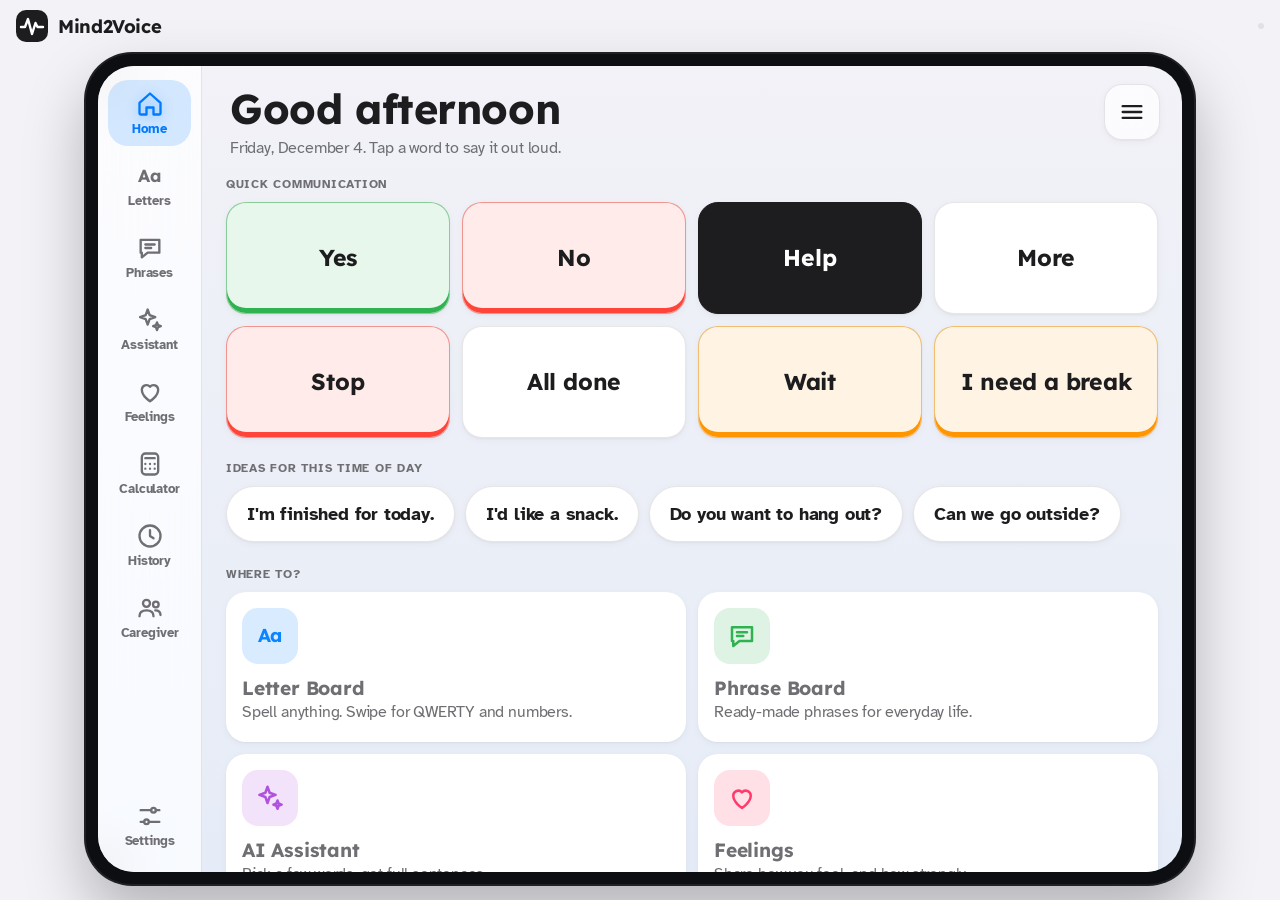
<file: index.html>
<!DOCTYPE html>
<html lang="en">
<head>
<meta charset="utf-8">
<meta name="viewport" content="width=device-width, initial-scale=1, viewport-fit=cover">
<title>Mind2Voice</title>
<meta name="claude:viewport-fit-sides" content="cover">
<meta name="apple-mobile-web-app-capable" content="yes">
<meta name="mobile-web-app-capable" content="yes">
<meta name="apple-mobile-web-app-title" content="Mind2Voice">
<meta name="apple-mobile-web-app-status-bar-style" content="black-translucent">
<meta name="theme-color" content="#f5f5f7">
<link rel="manifest" href="manifest.webmanifest">
<link rel="apple-touch-icon" href="icon-180.png">
<link rel="preconnect" href="https://fonts.googleapis.com">
<link rel="preconnect" href="https://fonts.gstatic.com" crossorigin>
<link rel="stylesheet" href="https://fonts.googleapis.com/css2?family=Atkinson+Hyperlegible:wght@400;700&family=Lexend:wght@500;600;700&display=swap">
<link rel="stylesheet" href="Phrase.css">
<link rel="stylesheet" href="style.css">
</head>
<body data-screen="home">
<div class="stage" id="stage" data-mode="tablet">
<header class="toolbar">
<div class="brand">
<svg viewBox="0 0 32 32" aria-hidden="true"><rect width="32" height="32" rx="10" style="fill:var(--black)"/><path d="M5 17h4l3-8 4 15 3.5-11 2 4H27" style="fill:none;stroke:var(--on-black)" stroke-width="2.4" stroke-linecap="round" stroke-linejoin="round"/></svg>
Mind2Voice
</div>
<div class="seg modeseg" role="group" aria-label="Preview size" id="modeseg">
</div>
</header>
<div class="viewport">
<div class="device">
<div class="screen" id="screen">
<div class="app" id="app"></div>
<div id="sheet"></div>
<div class="toast" id="toast" role="status" aria-live="polite"></div>
</div>
</div>
</div>
</div>
<script src="Phrase.js"></script>
<script src="script.js"></script>
<script src="app.js"></script>
</body>
</html>
</file>
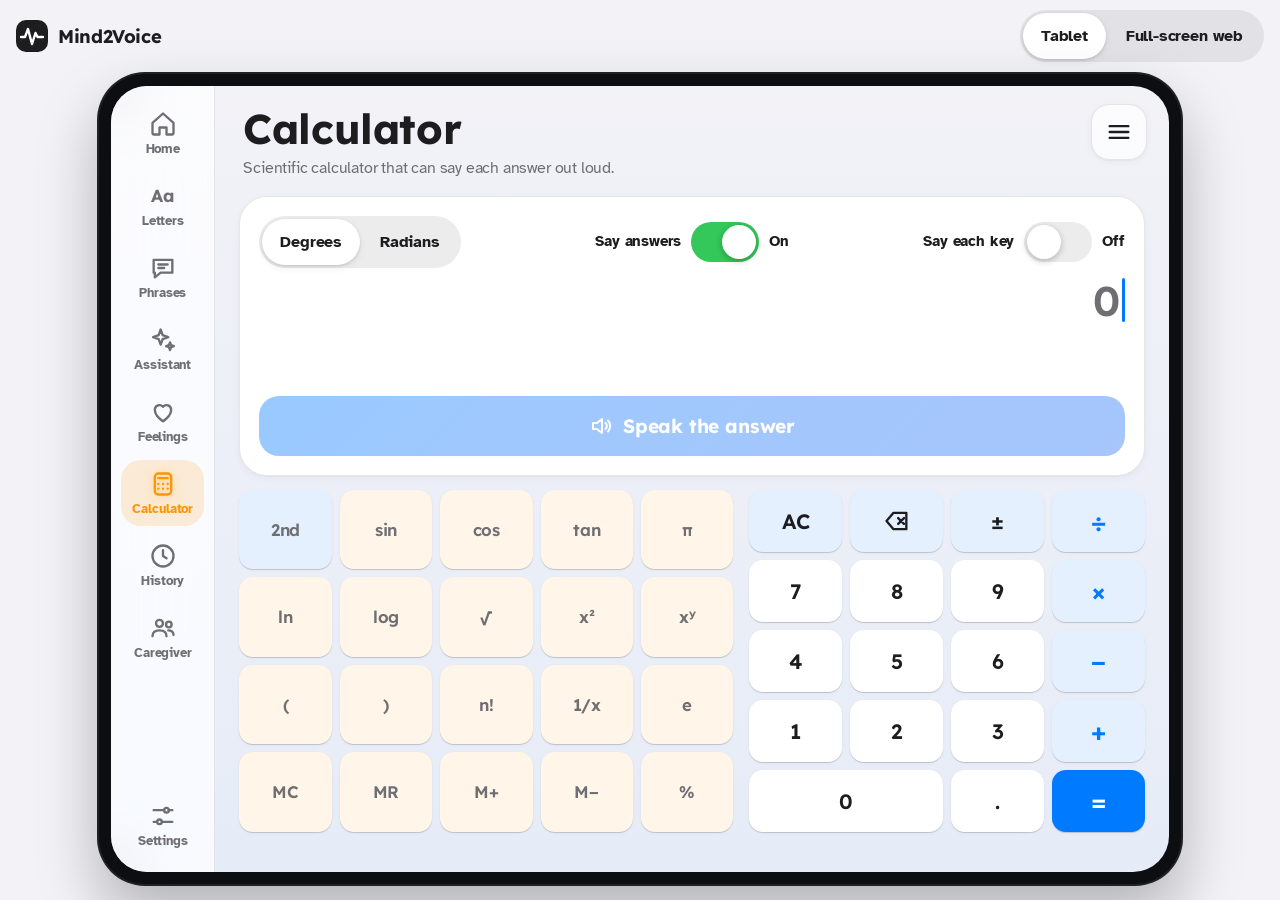
<file: calculator.html>
<!DOCTYPE html>
<html lang="en">
<head>
<meta charset="utf-8">
<meta name="viewport" content="width=device-width, initial-scale=1, viewport-fit=cover">
<title>Mind2Voice - Calculator</title>
<meta name="claude:viewport-fit-sides" content="cover">
<meta name="apple-mobile-web-app-capable" content="yes">
<meta name="mobile-web-app-capable" content="yes">
<meta name="apple-mobile-web-app-title" content="Mind2Voice">
<meta name="apple-mobile-web-app-status-bar-style" content="black-translucent">
<meta name="theme-color" content="#f5f5f7">
<link rel="manifest" href="manifest.webmanifest">
<link rel="apple-touch-icon" href="icon-180.png">
<link rel="preconnect" href="https://fonts.googleapis.com">
<link rel="preconnect" href="https://fonts.gstatic.com" crossorigin>
<link rel="stylesheet" href="https://fonts.googleapis.com/css2?family=Atkinson+Hyperlegible:wght@400;700&family=Lexend:wght@500;600;700&display=swap">
<link rel="stylesheet" href="Phrase.css">
<link rel="stylesheet" href="style.css">
</head>
<body data-screen="calc">
<div class="stage" id="stage" data-mode="tablet">
<header class="toolbar">
<div class="brand">
<svg viewBox="0 0 32 32" aria-hidden="true"><rect width="32" height="32" rx="10" style="fill:var(--black)"/><path d="M5 17h4l3-8 4 15 3.5-11 2 4H27" style="fill:none;stroke:var(--on-black)" stroke-width="2.4" stroke-linecap="round" stroke-linejoin="round"/></svg>
Mind2Voice
</div>
<div class="seg modeseg" role="group" aria-label="Preview size" id="modeseg">
<button type="button" data-mode-btn="tablet" aria-pressed="true">Tablet</button>
<button type="button" data-mode-btn="web" aria-pressed="false">Full-screen web</button>
</div>
</header>
<div class="viewport">
<div class="device">
<div class="screen" id="screen">
<div class="app" id="app"></div>
<div id="sheet"></div>
<div class="toast" id="toast" role="status" aria-live="polite"></div>
</div>
</div>
</div>
</div>
<script src="Phrase.js"></script>
<script src="script.js"></script>
<script src="app.js"></script>
</body>
</html>
</file>
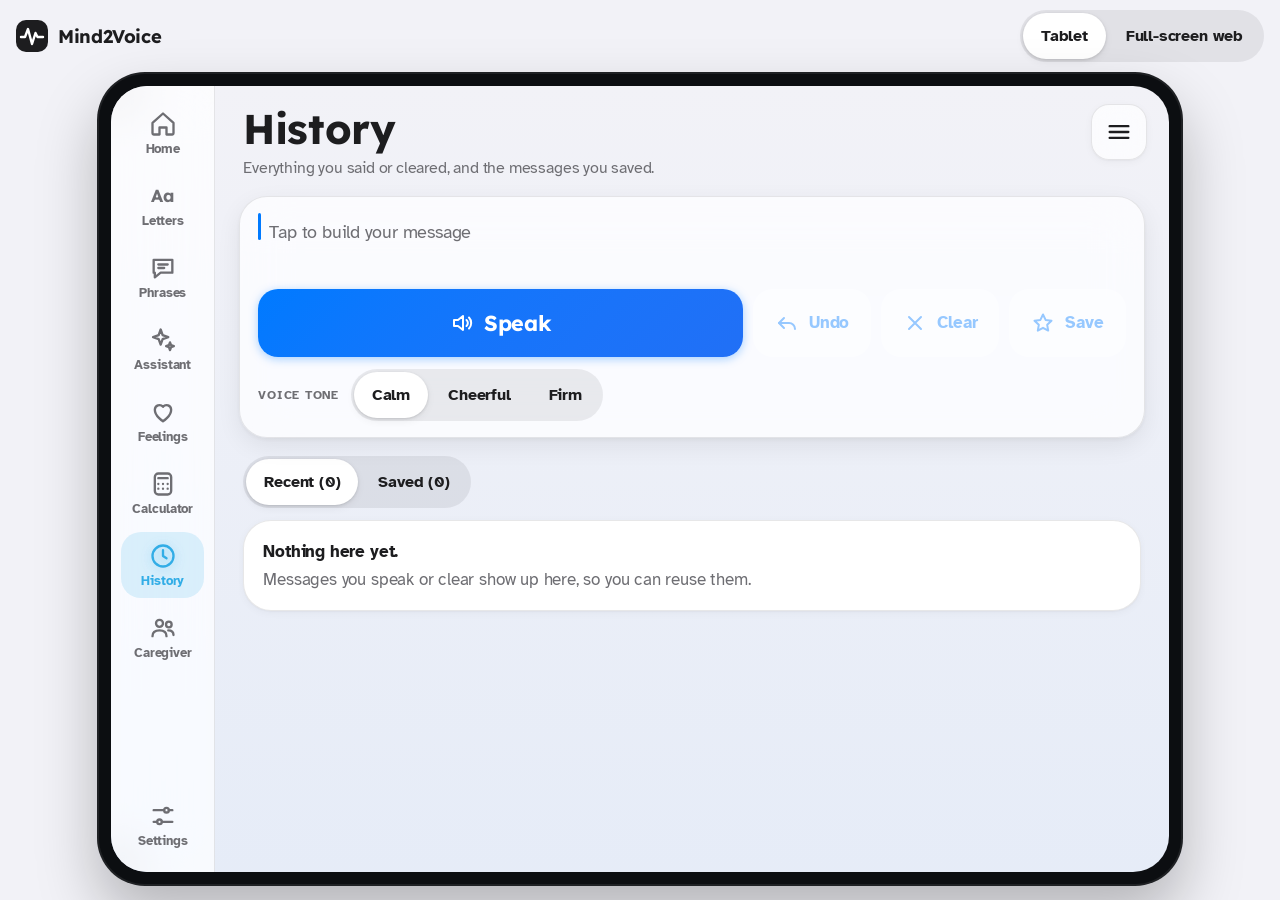
<file: history.html>
<!DOCTYPE html>
<html lang="en">
<head>
<meta charset="utf-8">
<meta name="viewport" content="width=device-width, initial-scale=1, viewport-fit=cover">
<title>Mind2Voice - History</title>
<meta name="claude:viewport-fit-sides" content="cover">
<meta name="apple-mobile-web-app-capable" content="yes">
<meta name="mobile-web-app-capable" content="yes">
<meta name="apple-mobile-web-app-title" content="Mind2Voice">
<meta name="apple-mobile-web-app-status-bar-style" content="black-translucent">
<meta name="theme-color" content="#f5f5f7">
<link rel="manifest" href="manifest.webmanifest">
<link rel="apple-touch-icon" href="icon-180.png">
<link rel="preconnect" href="https://fonts.googleapis.com">
<link rel="preconnect" href="https://fonts.gstatic.com" crossorigin>
<link rel="stylesheet" href="https://fonts.googleapis.com/css2?family=Atkinson+Hyperlegible:wght@400;700&family=Lexend:wght@500;600;700&display=swap">
<link rel="stylesheet" href="Phrase.css">
<link rel="stylesheet" href="style.css">
</head>
<body data-screen="history">
<div class="stage" id="stage" data-mode="tablet">
<header class="toolbar">
<div class="brand">
<svg viewBox="0 0 32 32" aria-hidden="true"><rect width="32" height="32" rx="10" style="fill:var(--black)"/><path d="M5 17h4l3-8 4 15 3.5-11 2 4H27" style="fill:none;stroke:var(--on-black)" stroke-width="2.4" stroke-linecap="round" stroke-linejoin="round"/></svg>
Mind2Voice
</div>
<div class="seg modeseg" role="group" aria-label="Preview size" id="modeseg">
<button type="button" data-mode-btn="tablet" aria-pressed="true">Tablet</button>
<button type="button" data-mode-btn="web" aria-pressed="false">Full-screen web</button>
</div>
</header>
<div class="viewport">
<div class="device">
<div class="screen" id="screen">
<div class="app" id="app"></div>
<div id="sheet"></div>
<div class="toast" id="toast" role="status" aria-live="polite"></div>
</div>
</div>
</div>
</div>
<script src="Phrase.js"></script>
<script src="script.js"></script>
<script src="app.js"></script>
</body>
</html>
</file>
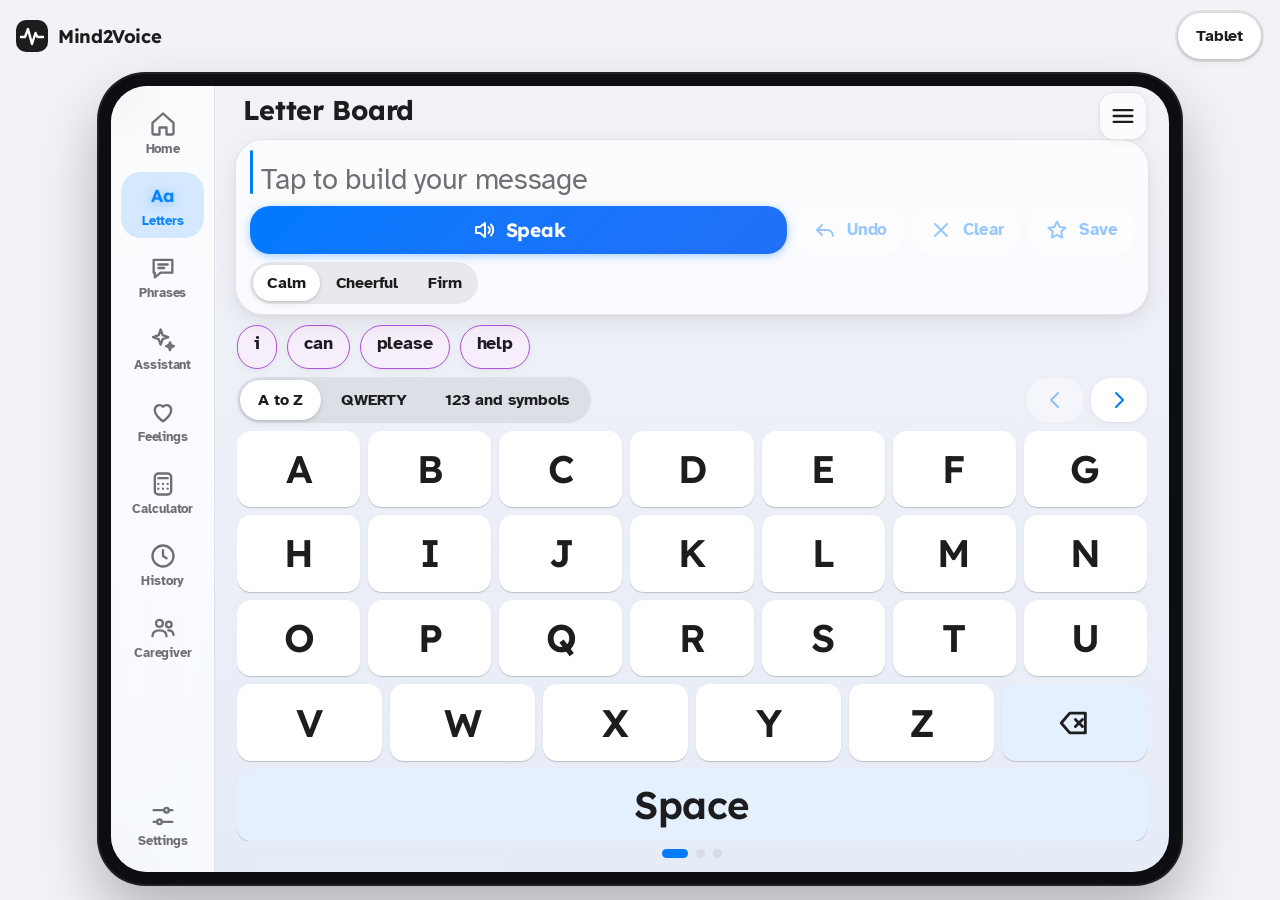
<file: letterboard.html>
<!DOCTYPE html>
<html lang="en">
<head>
<meta charset="utf-8">
<meta name="viewport" content="width=device-width, initial-scale=1, viewport-fit=cover">
<title>Mind2Voice - Letter Board</title>
<meta name="claude:viewport-fit-sides" content="cover">
<meta name="apple-mobile-web-app-capable" content="yes">
<meta name="mobile-web-app-capable" content="yes">
<meta name="apple-mobile-web-app-title" content="Mind2Voice">
<meta name="apple-mobile-web-app-status-bar-style" content="black-translucent">
<meta name="theme-color" content="#f5f5f7">
<link rel="manifest" href="manifest.webmanifest">
<link rel="apple-touch-icon" href="icon-180.png">
<link rel="preconnect" href="https://fonts.googleapis.com">
<link rel="preconnect" href="https://fonts.gstatic.com" crossorigin>
<link rel="stylesheet" href="https://fonts.googleapis.com/css2?family=Atkinson+Hyperlegible:wght@400;700&family=Lexend:wght@500;600;700&display=swap">
<link rel="stylesheet" href="Phrase.css">
<link rel="stylesheet" href="style.css">
</head>
<body data-screen="letters">
<div class="stage" id="stage" data-mode="tablet">
<header class="toolbar">
<div class="brand">
<svg viewBox="0 0 32 32" aria-hidden="true"><rect width="32" height="32" rx="10" style="fill:var(--black)"/><path d="M5 17h4l3-8 4 15 3.5-11 2 4H27" style="fill:none;stroke:var(--on-black)" stroke-width="2.4" stroke-linecap="round" stroke-linejoin="round"/></svg>
Mind2Voice
</div>
<div class="seg modeseg" role="group" aria-label="Preview size" id="modeseg">
<button type="button" data-mode-btn="tablet" aria-pressed="true">Tablet</button>
</div>
</header>
<div class="viewport">
<div class="device">
<div class="screen" id="screen">
<div class="app" id="app"></div>
<div id="sheet"></div>
<div class="toast" id="toast" role="status" aria-live="polite"></div>
</div>
</div>
</div>
</div>
<script src="Phrase.js"></script>
<script src="script.js"></script>
<script src="app.js"></script>
</body>
</html>
</file>
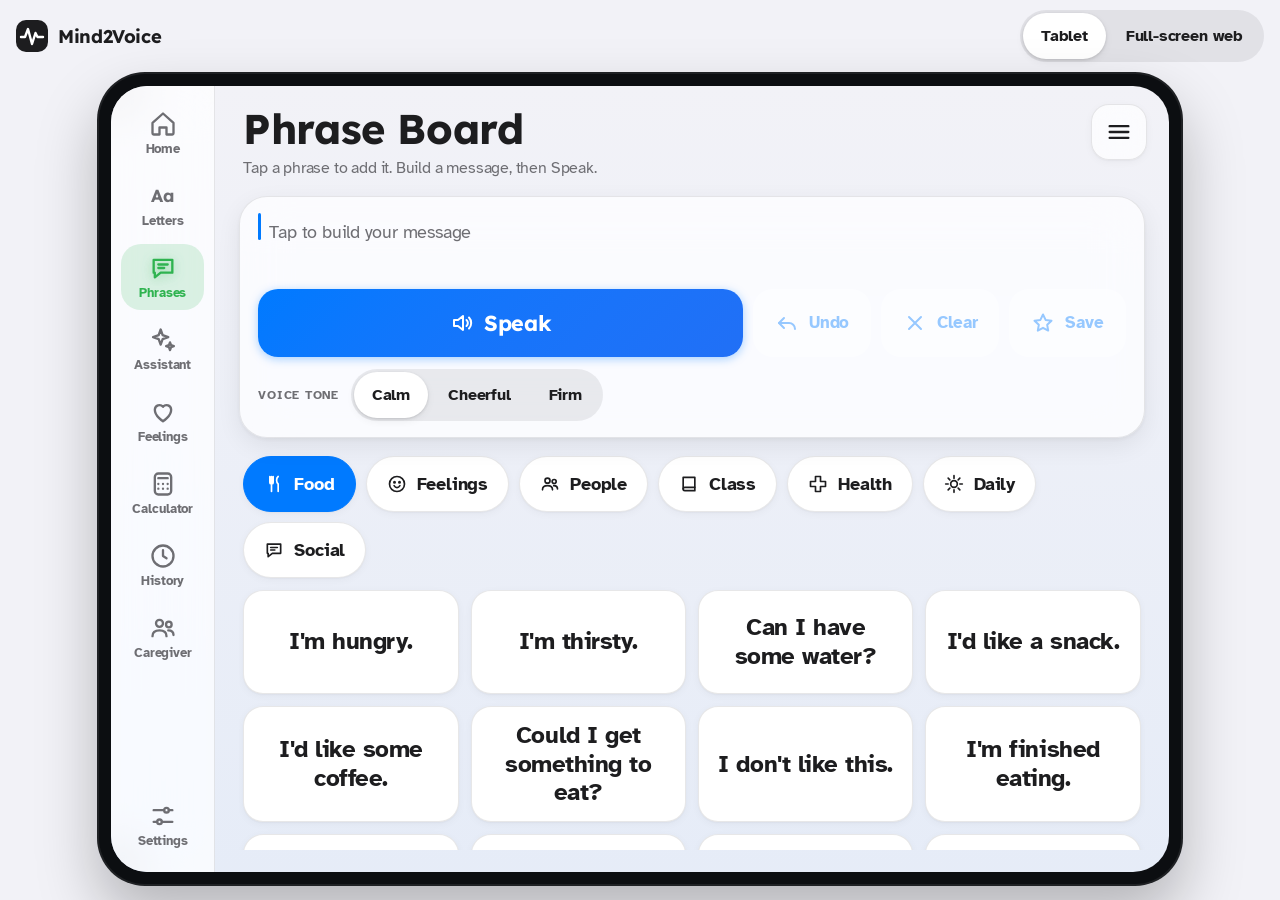
<file: phraseboard.html>
<!DOCTYPE html>
<html lang="en">
<head>
<meta charset="utf-8">
<meta name="viewport" content="width=device-width, initial-scale=1, viewport-fit=cover">
<title>Mind2Voice - Phrase Board</title>
<meta name="claude:viewport-fit-sides" content="cover">
<meta name="apple-mobile-web-app-capable" content="yes">
<meta name="mobile-web-app-capable" content="yes">
<meta name="apple-mobile-web-app-title" content="Mind2Voice">
<meta name="apple-mobile-web-app-status-bar-style" content="black-translucent">
<meta name="theme-color" content="#f5f5f7">
<link rel="manifest" href="manifest.webmanifest">
<link rel="apple-touch-icon" href="icon-180.png">
<link rel="preconnect" href="https://fonts.googleapis.com">
<link rel="preconnect" href="https://fonts.gstatic.com" crossorigin>
<link rel="stylesheet" href="https://fonts.googleapis.com/css2?family=Atkinson+Hyperlegible:wght@400;700&family=Lexend:wght@500;600;700&display=swap">
<link rel="stylesheet" href="Phrase.css">
<link rel="stylesheet" href="style.css">
</head>
<body data-screen="phrases">
<div class="stage" id="stage" data-mode="tablet">
<header class="toolbar">
<div class="brand">
<svg viewBox="0 0 32 32" aria-hidden="true"><rect width="32" height="32" rx="10" style="fill:var(--black)"/><path d="M5 17h4l3-8 4 15 3.5-11 2 4H27" style="fill:none;stroke:var(--on-black)" stroke-width="2.4" stroke-linecap="round" stroke-linejoin="round"/></svg>
Mind2Voice
</div>
<div class="seg modeseg" role="group" aria-label="Preview size" id="modeseg">
<button type="button" data-mode-btn="tablet" aria-pressed="true">Tablet</button>
<button type="button" data-mode-btn="web" aria-pressed="false">Full-screen web</button>
</div>
</header>
<div class="viewport">
<div class="device">
<div class="screen" id="screen">
<div class="app" id="app"></div>
<div id="sheet"></div>
<div class="toast" id="toast" role="status" aria-live="polite"></div>
</div>
</div>
</div>
</div>
<script src="Phrase.js"></script>
<script src="script.js"></script>
<script src="app.js"></script>
</body>
</html>
</file>
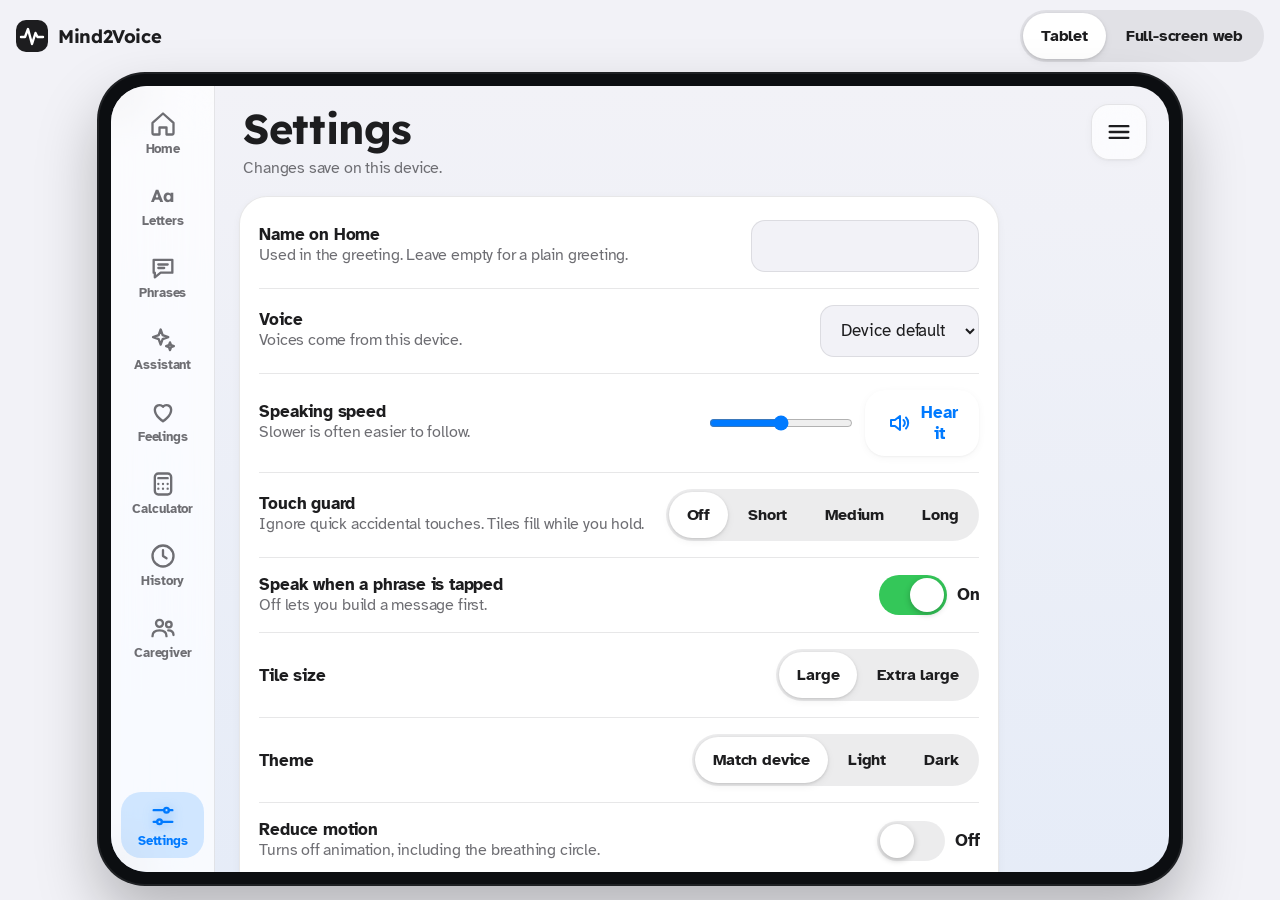
<file: settings.html>
<!DOCTYPE html>
<html lang="en">
<head>
<meta charset="utf-8">
<meta name="viewport" content="width=device-width, initial-scale=1, viewport-fit=cover">
<title>Mind2Voice - Settings</title>
<meta name="claude:viewport-fit-sides" content="cover">
<meta name="apple-mobile-web-app-capable" content="yes">
<meta name="mobile-web-app-capable" content="yes">
<meta name="apple-mobile-web-app-title" content="Mind2Voice">
<meta name="apple-mobile-web-app-status-bar-style" content="black-translucent">
<meta name="theme-color" content="#f5f5f7">
<link rel="manifest" href="manifest.webmanifest">
<link rel="apple-touch-icon" href="icon-180.png">
<link rel="preconnect" href="https://fonts.googleapis.com">
<link rel="preconnect" href="https://fonts.gstatic.com" crossorigin>
<link rel="stylesheet" href="https://fonts.googleapis.com/css2?family=Atkinson+Hyperlegible:wght@400;700&family=Lexend:wght@500;600;700&display=swap">
<link rel="stylesheet" href="Phrase.css">
<link rel="stylesheet" href="style.css">
</head>
<body data-screen="settings">
<div class="stage" id="stage" data-mode="tablet">
<header class="toolbar">
<div class="brand">
<svg viewBox="0 0 32 32" aria-hidden="true"><rect width="32" height="32" rx="10" style="fill:var(--black)"/><path d="M5 17h4l3-8 4 15 3.5-11 2 4H27" style="fill:none;stroke:var(--on-black)" stroke-width="2.4" stroke-linecap="round" stroke-linejoin="round"/></svg>
Mind2Voice
</div>
<div class="seg modeseg" role="group" aria-label="Preview size" id="modeseg">
<button type="button" data-mode-btn="tablet" aria-pressed="true">Tablet</button>
<button type="button" data-mode-btn="web" aria-pressed="false">Full-screen web</button>
</div>
</header>
<div class="viewport">
<div class="device">
<div class="screen" id="screen">
<div class="app" id="app"></div>
<div id="sheet"></div>
<div class="toast" id="toast" role="status" aria-live="polite"></div>
</div>
</div>
</div>
</div>
<script src="Phrase.js"></script>
<script src="script.js"></script>
<script src="app.js"></script>
</body>
</html>
</file>
<file: Phrase.css>
/* Phrase board: tiles and grids.
Load this file BEFORE style.css so the Home "quick" tiles in style.css keep their larger size. */
.tile{min-height:104px;padding:14px;border:2px solid var(--edge);border-radius:var(--r-m);color:var(--ink);font:700 clamp(1.15rem,2vw,1.5rem)/1.2 var(--font-body);text-align:center;box-shadow:0 3px 0 var(--line);display:flex;align-items:center;justify-content:center;gap:10px;flex-direction:column}
.tile.black{background-color:var(--black);color:var(--on-black);border-color:var(--black);--fill:var(--edge)}
.tile.sel{border-color:var(--ink);box-shadow:inset 0 0 0 3px var(--ink)}
.grid{display:grid;gap:12px;grid-template-columns:repeat(auto-fill,minmax(170px,1fr))}
[data-size="xl"] .grid{grid-template-columns:repeat(auto-fill,minmax(250px,1fr))}
[data-size="xl"] .tile{min-height:150px;font-size:clamp(1.4rem,2.4vw,1.9rem)}
[data-mode="phone"] .grid{grid-template-columns:repeat(2,minmax(0,1fr))}
</file>
<file: style.css>
/* Mind2Voice — Apple-style interface
   Layout concept: one persistent "voice bar" (message, Speak, Undo, tone) travels with every board.
   Tablet: voice bar sits on top of the board. Web: voice bar docks on the right. Phone: bottom tab bar.
   Keys and tiles never move, so motor memory carries over from day to day. */

/* ================= design tokens ================= */
:root{
    --font-body:-apple-system,BlinkMacSystemFont,"SF Pro Text","Helvetica Neue",Arial,sans-serif;
    --font-display:-apple-system,BlinkMacSystemFont,"SF Pro Display","Helvetica Neue",Arial,sans-serif;

    --r-s:14px;
    --r-m:20px;
    --r-l:28px;

    --bg:#f2f2f7;
    --surface:#ffffff;
    --glass:rgba(255,255,255,.72);

    --tint:#e5f0ff;
    --tint-2:#cfe3ff;

    --accent:#007aff;
    --on-accent:#ffffff;

    --ink:#1d1d1f;
    --ink-2:#6e6e73;

    --edge:rgba(60,60,67,.2);
    --line:rgba(60,60,67,.12);

    --black:#1d1d1f;
    --on-black:#ffffff;

    --good:#34c759;

    --seg-track:rgba(118,118,128,.14);
    --seg-on:#ffffff;

    --sh-1:0 1px 2px rgba(0,0,0,.04),0 2px 8px rgba(0,0,0,.04);
    --sh-2:0 2px 4px rgba(0,0,0,.05),0 8px 24px rgba(0,0,0,.07);
    --sh-key:0 1px 0 rgba(0,0,0,.14),0 1px 3px rgba(0,0,0,.06);
}
@media (prefers-color-scheme:dark){
:root:not([data-theme="light"]){
    --bg:#000000;
    --surface:#1c1c1e;
    --glass:rgba(28,28,30,.72);
    --tint:#0f2a4a;
    --tint-2:#173d6b;
    --accent:#0a84ff;
    --on-accent:#ffffff;
    --ink:#f5f5f7;
    --ink-2:#a1a1a6;
    --edge:rgba(255,255,255,.18);
    --line:rgba(255,255,255,.1);
    --black:#f5f5f7;
    --on-black:#1c1c1e;
    --good:#30d158;
    --seg-track:rgba(118,118,128,.28);
    --seg-on:#636366;
    --sh-1:0 1px 2px rgba(0,0,0,.4);
    --sh-2:0 4px 20px rgba(0,0,0,.5);
    --sh-key:0 1px 0 rgba(0,0,0,.6);
    color-scheme:dark;
}
}
:root[data-theme="dark"]{
    --bg:#000000;
    --surface:#1c1c1e;
    --glass:rgba(28,28,30,.72);
    --tint:#0f2a4a;
    --tint-2:#173d6b;
    --accent:#0a84ff;
    --on-accent:#ffffff;
    --ink:#f5f5f7;
    --ink-2:#a1a1a6;
    --edge:rgba(255,255,255,.18);
    --line:rgba(255,255,255,.1);
    --black:#f5f5f7;
    --on-black:#1c1c1e;
    --good:#30d158;
    --seg-track:rgba(118,118,128,.28);
    --seg-on:#636366;
    --sh-1:0 1px 2px rgba(0,0,0,.4);
    --sh-2:0 4px 20px rgba(0,0,0,.5);
    --sh-key:0 1px 0 rgba(0,0,0,.6);
    color-scheme:dark;
}

/* ================= base ================= */
*{box-sizing:border-box}
html{-webkit-font-smoothing:antialiased;-moz-osx-font-smoothing:grayscale;text-rendering:optimizeLegibility;-webkit-text-size-adjust:100%}
html,body{height:100%}
body{
    margin:0;background:var(--bg);color:var(--ink);
    font-family:var(--font-body);font-size:17px;line-height:1.4;letter-spacing:-.011em;
    padding-left:max(16px,env(safe-area-inset-left,0px));
    padding-right:max(16px,env(safe-area-inset-right,0px));
    padding-block:0;
}
button,input,select,textarea{font:inherit;color:inherit;letter-spacing:inherit}
button{cursor:pointer;-webkit-tap-highlight-color:transparent;touch-action:manipulation}
:focus-visible{outline:3px solid var(--accent);outline-offset:3px}
.sr{position:absolute;width:1px;height:1px;overflow:hidden;clip:rect(0 0 0 0);white-space:nowrap}

/* ================= prototype chrome ================= */
.stage{height:100%;min-height:640px;display:flex;flex-direction:column;gap:10px}
.toolbar{flex:none;display:flex;align-items:center;justify-content:space-between;gap:12px;flex-wrap:wrap;padding-top:10px}
.brand{display:flex;align-items:center;gap:10px;font:700 1.15rem var(--font-display);letter-spacing:-.02em}
.brand svg{width:32px;height:32px}
.protonote{color:var(--ink-2);font-size:.95rem}
.viewport{flex:1;min-height:0;display:flex;justify-content:center;align-items:center;padding-bottom:14px}
.device{height:min(100%,840px);aspect-ratio:4/3;max-width:100%;background:#0c0e11;padding:14px;border-radius:48px;box-shadow:0 30px 60px rgba(0,0,0,.25),inset 0 0 0 2px rgba(255,255,255,.08)}
.screen{position:relative;width:100%;height:100%;border-radius:36px;overflow:hidden;background:var(--bg)}
[data-mode="web"] .device{height:100%;width:100%;aspect-ratio:auto;max-width:none;padding:0;border-radius:22px;background:none;box-shadow:none;border:1px solid var(--line)}
[data-mode="web"] .screen{border-radius:21px}
[data-mode="phone"] .device{height:100%;width:100%;aspect-ratio:auto;max-width:none;padding:0;border-radius:0;background:none;box-shadow:none}
[data-mode="phone"] .screen{border-radius:0}
[data-mode="phone"] .modeseg,[data-mode="phone"] .protonote{display:none}

/* ================= app grid ================= */
.app{height:100%;display:grid;grid-template-columns:104px minmax(0,1fr);background:var(--bg)}
[data-mode="web"] .app{grid-template-columns:244px minmax(0,1fr)}
[data-mode="phone"] .app{grid-template-columns:minmax(0,1fr);grid-template-rows:minmax(0,1fr) auto}
.rail{display:flex;flex-direction:column;gap:6px;padding:14px 10px;border-right:1px solid var(--line);background:var(--glass);-webkit-backdrop-filter:saturate(180%) blur(24px);backdrop-filter:saturate(180%) blur(24px);overflow-y:auto}
.nav{display:flex;flex-direction:column;align-items:center;justify-content:center;gap:4px;min-height:68px;padding:10px 4px;border:0;border-radius:var(--r-m);background:none;color:var(--ink-2);font:600 .8rem/1.1 var(--font-body);letter-spacing:-.01em;text-align:center}
.nav svg{width:28px;height:28px;flex:none}
.nav[aria-current="page"]{background:var(--tint);color:var(--accent)}
.nav.last{margin-top:auto}
.l-full,.l-tiny{display:none}
[data-mode="web"] .nav{flex-direction:row;justify-content:flex-start;gap:14px;padding:12px 16px;font-size:1.06rem;text-align:left}
[data-mode="web"] .l-short,[data-mode="phone"] .l-short{display:none}
[data-mode="web"] .l-full{display:inline}
[data-mode="phone"] .l-tiny{display:inline}
[data-mode="phone"] .rail{order:2;flex-direction:row;gap:2px;padding:6px 6px calc(6px + env(safe-area-inset-bottom,0px));border-right:0;border-top:1px solid var(--line);overflow-x:auto;justify-content:space-between}
[data-mode="phone"] .nav{flex:1 0 50px;min-height:58px;padding:6px 2px;font-size:.72rem;border-radius:var(--r-s)}
[data-mode="phone"] .nav svg{width:24px;height:24px}
[data-mode="phone"] .nav.last{margin-top:0}

.main{position:relative;display:flex;flex-direction:column;min-width:0;min-height:0;height:100%}
.head{flex:none;padding:20px 96px 4px 28px}
.head h1{margin:0;font:700 clamp(1.9rem,3.4vw,2.6rem)/1.08 var(--font-display);letter-spacing:-.035em}
.head p{margin:6px 0 0;color:var(--ink-2);font-size:1.02rem}
.page{flex:1;min-height:0;display:flex;flex-direction:column;gap:14px;padding:12px 24px 22px}
.page.solo{overflow-y:auto;-webkit-overflow-scrolling:touch}
[data-mode="web"] .page.has-voice{flex-direction:row-reverse;align-items:stretch}
[data-mode="phone"] .head{padding:14px 80px 2px 16px}
[data-mode="phone"] .page{padding:8px 16px 14px}
.board{flex:1;min-height:0;min-width:0;display:flex;flex-direction:column;gap:12px;overflow-y:auto;padding:4px;-webkit-overflow-scrolling:touch}
.lbl{font:600 .78rem var(--font-body);letter-spacing:.06em;text-transform:uppercase;color:var(--ink-2)}
.card{background:var(--surface);border:0;border-radius:var(--r-l);padding:20px;box-shadow:var(--sh-1)}
.card h2{margin:0 0 4px;font:700 1.3rem var(--font-display);letter-spacing:-.025em}
.card .sub{margin:0 0 14px;color:var(--ink-2)}

/* ================= buttons, tiles ================= */
.btn{min-height:56px;padding:12px 22px;border:0;border-radius:var(--r-m);background:var(--surface);color:var(--accent);font:600 1.05rem var(--font-body);display:inline-flex;align-items:center;justify-content:center;gap:10px;box-shadow:var(--sh-1)}
.btn svg{width:24px;height:24px;flex:none}
.btn.primary{background:var(--accent);color:var(--on-accent);box-shadow:0 2px 10px color-mix(in srgb,var(--accent) 35%,transparent)}
.btn.dark{background:var(--black);color:var(--on-black)}
.btn[disabled]{opacity:.4;cursor:not-allowed;box-shadow:none}
.btn.speak{flex:1 1 180px;min-height:68px;font:700 1.35rem var(--font-display);letter-spacing:-.02em}

/* tiles, keys and chips keep the gradient layer: it is the Touch Guard "fill while you hold" effect */
.tile,.key,.chip{background-color:var(--surface);background-image:linear-gradient(var(--fill,var(--tint-2)),var(--fill,var(--tint-2)));background-repeat:no-repeat;background-size:0 100%}
.hold{background-size:100% 100%;transition:background-size var(--guard,0ms) linear}
.tile{border:1px solid var(--line);box-shadow:var(--sh-1);letter-spacing:-.02em}
.tile.black{border-color:var(--black)}
.chips{display:flex;gap:10px;flex-wrap:wrap}
.chips.col{flex-direction:column;align-items:stretch}
.chip{min-height:56px;padding:10px 20px;border:1px solid var(--line);border-radius:999px;color:var(--ink);font:600 1.12rem var(--font-body);display:inline-flex;align-items:center;gap:10px;text-align:left;box-shadow:var(--sh-1)}
.chip svg{width:22px;height:22px;flex:none}
.chip[aria-pressed="true"]{background-color:var(--accent);color:var(--on-accent);border-color:var(--accent)}
.chip.ai{border-color:var(--accent);background-color:var(--tint)}
.chip.ghost{border-style:dashed;border-color:var(--edge);box-shadow:none;background-color:transparent}

/* iOS-style segmented control */
.seg{display:inline-flex;flex-wrap:wrap;gap:2px;padding:3px;border:0;border-radius:999px;background:var(--seg-track)}
.seg button{min-height:46px;padding:8px 18px;border:0;border-radius:999px;background:none;color:var(--ink);font:600 1rem var(--font-body)}
.seg button[aria-pressed="true"]{background:var(--seg-on);color:var(--ink);box-shadow:0 1px 3px rgba(0,0,0,.14),0 3px 8px rgba(0,0,0,.06)}

/* press feedback: restrained scale, no sticky hover on touch screens */
.btn,.chip,.tile,.key,.dest,.face,.emo,.sug .say,.nav,.seg button,.navtoggle,.spk{transition:background-color .18s ease,box-shadow .18s ease,color .18s ease,transform .14s ease,opacity .18s ease}
.btn:active:not([disabled]),.chip:active,.tile:active,.key:active,.dest:active,.face:active,.emo:active,.sug .say:active,.nav:active,.navtoggle:active,.spk:active{transform:scale(.97)}
@media (hover:hover){
.btn:not(.primary):not(.dark):hover:not([disabled]),.chip:hover,.tile:hover,.key:hover,.nav:not([aria-current="page"]):hover{background-color:var(--tint)}
.btn.primary:hover:not([disabled]){filter:brightness(1.06)}
.btn.dark:hover:not([disabled]){opacity:.88}
.dest:hover,.face:hover,.emo:hover,.sug .say:hover{box-shadow:var(--sh-2);transform:translateY(-1px)}
.navtoggle:hover{background:var(--tint)}
}

/* ================= voice bar ================= */
.voice{flex:none;background:var(--glass);-webkit-backdrop-filter:saturate(180%) blur(24px);backdrop-filter:saturate(180%) blur(24px);border:1px solid var(--line);border-radius:var(--r-l);padding:16px 18px;display:flex;flex-direction:column;gap:12px;box-shadow:var(--sh-2)}
[data-mode="web"] .voice{width:380px}
.vmsg{min-height:64px;max-height:132px;overflow:auto;font:600 clamp(1.5rem,2.8vw,2.1rem)/1.2 var(--font-display);letter-spacing:-.025em;overflow-wrap:anywhere}
[data-mode="web"] .vmsg{flex:1;max-height:none;min-height:150px}
.vmsg.empty{color:var(--ink-2);font:400 1.15rem var(--font-body);letter-spacing:-.011em}
.vrow{display:flex;gap:10px;flex-wrap:wrap}
.vtone{display:flex;align-items:center;gap:12px;flex-wrap:wrap}
.wave{display:none;gap:4px;align-items:center;height:28px}
.wave.on{display:inline-flex}
.wave i{width:6px;height:10px;border-radius:3px;background:var(--accent);animation:wv .9s ease-in-out infinite}
.wave i:nth-child(2){animation-delay:.15s}.wave i:nth-child(3){animation-delay:.3s}
@keyframes wv{0%,100%{height:8px}50%{height:26px}}

/* ================= home ================= */
.home{display:grid;gap:24px;grid-template-columns:minmax(0,1fr)}
[data-mode="web"] .home{grid-template-columns:minmax(0,1.1fr) minmax(0,1fr);align-items:start}
.home section{display:flex;flex-direction:column;gap:10px}
.quick{display:grid;gap:12px;grid-template-columns:repeat(4,minmax(0,1fr))}
[data-mode="phone"] .quick{grid-template-columns:repeat(2,minmax(0,1fr))}
.quick .tile{min-height:112px;font-size:clamp(1.3rem,2.4vw,1.75rem);font-family:var(--font-display)}
.dest{display:flex;align-items:center;gap:16px;width:100%;min-height:92px;padding:14px 18px;border:0;border-radius:var(--r-m);background:var(--surface);text-align:left;box-shadow:var(--sh-1)}
.dest .ib{flex:none;width:56px;height:56px;border-radius:16px;background:var(--tint);color:var(--accent);display:grid;place-items:center}
.dest .ib svg{width:30px;height:30px}
.dest b{display:block;font:700 1.2rem var(--font-display);letter-spacing:-.025em}
.dest span{display:block;color:var(--ink-2);font-size:.98rem}
.dest .go{margin-left:auto;flex:none;width:22px;height:22px;color:var(--ink-2);opacity:.6}
.faces{display:grid;grid-template-columns:repeat(5,minmax(0,1fr));gap:10px}
.face{display:flex;flex-direction:column;align-items:center;gap:6px;min-height:104px;padding:10px 4px;border:0;border-radius:var(--r-m);background:var(--surface);font:600 .95rem var(--font-body);box-shadow:var(--sh-1)}
.face svg{width:52px;height:52px;color:var(--ink)}
[data-mode="phone"] .face{font-size:.8rem}
[data-mode="phone"] .face svg{width:40px;height:40px}

/* ================= letters ================= */
.keys{flex:1;min-height:300px;display:flex;flex-direction:column;gap:8px}
.krow{flex:1;display:flex;gap:8px;min-height:56px}
.key{flex:1;min-width:0;border:0;border-radius:var(--r-s);color:var(--ink);font:600 clamp(1.4rem,3vw,2.5rem) var(--font-display);box-shadow:var(--sh-key);display:flex;align-items:center;justify-content:center}
.key svg{width:34px;height:34px}
.key.fn{background-color:var(--tint)}
.krow.space{flex:none;min-height:72px}
.key.wide{flex:1}
.kbbar{display:flex;align-items:center;justify-content:space-between;gap:12px;flex-wrap:wrap}

/* ================= AI assistant ================= */
.ai{display:flex;flex-direction:column;gap:14px}
[data-mode="web"] .ai{display:grid;grid-template-columns:minmax(0,1fr) minmax(0,1fr);align-items:start}
.bank{display:flex;flex-direction:column;gap:10px}
.group{display:flex;flex-direction:column;gap:8px}
.tray{min-height:64px;display:flex;gap:8px;flex-wrap:wrap;align-items:center;padding:10px;border:1.5px dashed var(--edge);border-radius:var(--r-m);background:var(--surface)}
.tray .hint{color:var(--ink-2)}
.sug{display:flex;gap:10px;align-items:stretch}
.sug .say{flex:1;min-width:0;text-align:left;border:0;border-radius:var(--r-m);background:var(--surface);padding:14px 18px;font:600 1.25rem/1.25 var(--font-display);letter-spacing:-.02em;display:flex;flex-direction:column;gap:6px;box-shadow:var(--sh-1)}
.sug.top .say{background:var(--tint);box-shadow:inset 0 0 0 2px var(--accent);font-size:1.55rem}
.sug .spk{flex:none;width:72px;border-radius:var(--r-m);border:0;background:var(--accent);color:#fff;display:grid;place-items:center}
.sug .spk svg{width:30px;height:30px}
.conf{display:inline-flex;gap:5px;align-items:center;font:400 .85rem var(--font-body);letter-spacing:0;color:var(--ink-2)}
.conf i{width:10px;height:10px;border-radius:50%;border:2px solid var(--ink-2)}
.conf i.on{background:var(--ink-2)}

/* ================= emotions ================= */
.emos{display:grid;grid-template-columns:repeat(5,minmax(0,1fr));gap:12px}
[data-mode="phone"] .emos{grid-template-columns:repeat(3,minmax(0,1fr))}
.emo{display:flex;flex-direction:column;align-items:center;gap:8px;padding:14px 6px;min-height:142px;border:0;border-radius:var(--r-m);background:var(--surface);font:600 1.15rem var(--font-body);box-shadow:var(--sh-1)}
.emo svg{width:64px;height:64px}
.emo[aria-pressed="true"]{background:var(--tint);box-shadow:inset 0 0 0 3px var(--accent);color:var(--accent)}
.emo[aria-pressed="true"] svg{color:var(--accent)}
.breath{display:flex;align-items:center;gap:18px;flex-wrap:wrap}
.orb{width:120px;height:120px;border-radius:50%;background:radial-gradient(circle at 35% 30%,var(--tint),var(--tint-2));border:0;box-shadow:0 0 0 3px var(--accent),0 8px 24px color-mix(in srgb,var(--accent) 30%,transparent);display:grid;place-items:center;font:600 1rem var(--font-display);text-align:center;flex:none}
.orb.on{animation:br 8s ease-in-out infinite}
@keyframes br{0%,100%{transform:scale(.72)}50%{transform:scale(1)}}

/* ================= caregiver ================= */
.cg{display:grid;gap:16px;grid-template-columns:minmax(0,1fr)}
[data-mode="web"] .cg{grid-template-columns:repeat(2,minmax(0,1fr));align-items:start}
.cg .wide{grid-column:1/-1}
.stats{display:grid;gap:12px;grid-template-columns:repeat(3,minmax(0,1fr))}
.stat{padding:16px 18px;border:0;border-radius:var(--r-m);background:var(--surface);box-shadow:var(--sh-1)}
.stat b{display:block;font:700 2rem/1.1 var(--font-display);letter-spacing:-.03em;font-variant-numeric:tabular-nums}
.stat span{color:var(--ink-2);font-size:.95rem}
.bars{display:flex;flex-direction:column;gap:10px}
.brow{display:grid;grid-template-columns:minmax(0,1.2fr) minmax(0,1fr) 44px;gap:12px;align-items:center}
.brow .n{overflow-wrap:anywhere}
.track{height:12px;border-radius:999px;background:var(--seg-track);overflow:hidden}
.track i{display:block;height:100%;background:var(--accent);border-radius:999px}
.brow .v{text-align:right;font-variant-numeric:tabular-nums;font-weight:600}
.goal{display:flex;flex-direction:column;gap:6px;padding:12px 0;border-bottom:1px solid var(--line)}
.goal:last-child{border-bottom:0}
.goal .top{display:flex;justify-content:space-between;gap:12px;flex-wrap:wrap}
.goal b{font:600 1.05rem var(--font-body)}
.form{display:flex;gap:10px;flex-wrap:wrap;align-items:flex-end}
.field{display:flex;flex-direction:column;gap:6px;flex:1 1 220px}
.field label{font-weight:600}
.field input,.field select,.field textarea{min-height:56px;padding:10px 16px;border:1px solid var(--line);border-radius:var(--r-s);background:var(--bg);font-size:1.1rem}
.field textarea{min-height:110px;font-size:.95rem;width:100%}
.mine{display:flex;gap:8px;align-items:center;justify-content:space-between;padding:8px 0;border-bottom:1px solid var(--line)}
.mine small{color:var(--ink-2)}
.holdbtn{width:100%;min-height:120px;border:0;border-radius:var(--r-l);background-color:var(--surface);background-image:linear-gradient(var(--tint-2),var(--tint-2));background-repeat:no-repeat;background-size:0 100%;box-shadow:inset 0 0 0 2px var(--ink),var(--sh-1);font:700 1.4rem var(--font-display);letter-spacing:-.02em;display:flex;flex-direction:column;align-items:center;justify-content:center;gap:8px}
.holdbtn.holding{background-size:100% 100%;transition:background-size 1.5s linear}
.holdbtn svg{width:34px;height:34px}
.chart{width:100%;height:auto;display:block}
.chart text{fill:var(--ink-2);font:400 13px var(--font-body)}
.chart .lab{fill:var(--ink);font-weight:600}
.chart .gl{stroke:var(--line);stroke-width:1}
.chart .l1{fill:none;stroke:var(--accent);stroke-width:3.5;stroke-linejoin:round;stroke-linecap:round}
.chart .l2{fill:none;stroke:var(--ink);stroke-width:3.5;stroke-dasharray:2 7;stroke-linecap:round}
.chart .ar{fill:var(--tint)}
.chart .d1{fill:var(--accent)}.chart .d2{fill:var(--ink)}

/* ================= settings ================= */
.set{max-width:760px;padding-top:8px;padding-bottom:8px}
.srow{display:flex;justify-content:space-between;align-items:center;gap:16px;flex-wrap:wrap;padding:16px 0;border-bottom:1px solid var(--line)}
.srow:last-child{border-bottom:0}
.srow .t{font:600 1.08rem var(--font-body)}
.srow .d{color:var(--ink-2);font-size:.97rem;max-width:44ch}
/* iOS switch */
.sw{width:68px;height:40px;border-radius:999px;border:0;background:var(--seg-track);position:relative;flex:none;transition:background-color .2s ease}
.sw::after{content:"";position:absolute;top:3px;left:3px;width:34px;height:34px;border-radius:50%;background:#fff;box-shadow:0 2px 6px rgba(0,0,0,.25);transition:transform .2s ease}
.sw[aria-checked="true"]{background:var(--good)}
.sw[aria-checked="true"]::after{transform:translateX(28px)}
.swwrap{display:flex;align-items:center;gap:10px;font-weight:600}
input[type="range"]{width:min(260px,100%);height:44px;accent-color:var(--accent)}
.set input[type="text"],.set select{min-height:52px;padding:8px 16px;border:1px solid var(--line);border-radius:var(--r-s);background:var(--bg);font-size:1.05rem;max-width:100%}
.field input:focus,.field select:focus,.field textarea:focus,.set input[type="text"]:focus,.set select:focus{border-color:var(--accent);outline-offset:1px}

/* ================= overlays ================= */
.toast{position:absolute;left:50%;bottom:22px;transform:translateX(-50%);max-width:88%;background:rgba(29,29,31,.88);-webkit-backdrop-filter:blur(20px);backdrop-filter:blur(20px);color:#fff;padding:14px 24px;border-radius:999px;font:600 1.05rem var(--font-body);opacity:0;pointer-events:none;transition:opacity .2s;z-index:30;text-align:center;box-shadow:0 8px 30px rgba(0,0,0,.25)}
:root[data-theme="dark"] .toast{background:rgba(245,245,247,.92);color:#1c1c1e}
.toast.on{opacity:1}
[data-mode="phone"] .toast{bottom:84px}
.sheet{position:absolute;inset:0;z-index:40;display:flex;align-items:center;justify-content:center;padding:20px;background:rgba(0,0,0,.35);-webkit-backdrop-filter:blur(14px);backdrop-filter:blur(14px)}
.sheet-card{width:min(560px,100%);background:var(--surface);border:0;border-radius:32px;padding:26px;display:flex;flex-direction:column;gap:14px;box-shadow:0 24px 70px rgba(0,0,0,.3)}
.sheet-card h2{margin:0;font:700 1.6rem var(--font-display);letter-spacing:-.03em}
.sheet-card p{margin:0;color:var(--ink-2)}
.sheet-card .btn{min-height:68px;font-size:1.25rem}

/* ================= collapsible sidebar ================= */
.app{transition:grid-template-columns .25s ease,grid-template-rows .25s ease}
.rail{transition:transform .25s ease,visibility 0s}
.app.nav-hidden{grid-template-columns:0 minmax(0,1fr)}
.app.nav-hidden .rail{transform:translateX(-100%);visibility:hidden;overflow:hidden;padding-left:0;padding-right:0;border-right:0;transition:transform .25s ease,visibility 0s .25s}
/* phone: the bar sits at the bottom, so slide it down instead */
[data-mode="phone"] .app.nav-hidden{grid-template-columns:minmax(0,1fr);grid-template-rows:minmax(0,1fr) 0}
[data-mode="phone"] .app.nav-hidden .rail{transform:translateY(100%);padding:0;border-top:0}
.navtoggle{position:absolute;top:18px;right:22px;z-index:5;width:56px;height:56px;border:0;border-radius:18px;background:var(--glass);-webkit-backdrop-filter:saturate(180%) blur(20px);backdrop-filter:saturate(180%) blur(20px);color:var(--ink);display:grid;place-items:center;box-shadow:var(--sh-1),inset 0 0 0 1px var(--line)}
.navtoggle svg{width:28px;height:28px}
[data-mode="phone"] .navtoggle{top:10px;right:12px;width:52px;height:52px}

/* ================= motion preferences ================= */
.reduce *:not(.hold):not(.holding){animation:none!important;transition:none!important}
.reduce .app,.reduce .rail{transition:none!important}
@media (prefers-reduced-motion:reduce){
.wave i,.orb.on{animation:none!important}
*:not(.hold):not(.holding),*:not(.hold):not(.holding)::before,*:not(.hold):not(.holding)::after{transition-duration:.01ms!important}
}

/* ================= Native fit: installed app / real tablet =================
   JS adds .native on <html> when running standalone or on a touch tablet/phone.
   Removes the preview toolbar and device frame so the app fills the whole screen. */
html.native,html.native body{height:100%;overflow:hidden;overscroll-behavior:none}
html.native body{padding:0;background:var(--bg);-webkit-user-select:none;user-select:none;-webkit-touch-callout:none}
html.native .stage{position:fixed;inset:0;height:100vh;height:100dvh;min-height:0;gap:0}
html.native .toolbar{display:none}
html.native .viewport{padding:0;align-items:stretch}
html.native .device{height:100%;width:100%;aspect-ratio:auto;max-width:none;padding:0;border:0;border-radius:0;background:none;box-shadow:none}
html.native .screen{border-radius:0;padding:env(safe-area-inset-top,0px) env(safe-area-inset-right,0px) env(safe-area-inset-bottom,0px) env(safe-area-inset-left,0px);background:var(--bg)}
html.native .app{height:100%}
html.native input,html.native textarea{-webkit-user-select:text;user-select:text}
/* ================= v2: visual polish, new screens ================= */
:root{
--font-body:"Atkinson Hyperlegible",-apple-system,BlinkMacSystemFont,"SF Pro Text","Helvetica Neue",Arial,sans-serif;
--font-display:"Lexend",-apple-system,BlinkMacSystemFont,"SF Pro Display","Helvetica Neue",Arial,sans-serif;
--c-letters:#0a84ff;--c-phrases:#2fb350;--c-ai:#af52de;--c-emotions:#ff3b6b;--c-calc:#ff9500;--c-history:#32ade6;
}
[data-f="letters"]{--fc:var(--c-letters)}[data-f="phrases"]{--fc:var(--c-phrases)}[data-f="ai"]{--fc:var(--c-ai)}
[data-f="emotions"]{--fc:var(--c-emotions)}[data-f="calc"]{--fc:var(--c-calc)}[data-f="history"]{--fc:var(--c-history)}
.head h1,.card h2,.dest b,.sheet-card h2,.btn.speak,.key,.vmsg,.quick .tile,.sug .say,.stat b,.holdbtn{letter-spacing:-.01em}
.app{background:linear-gradient(180deg,var(--bg),color-mix(in srgb,var(--accent) 5%,var(--bg)))}
.card{box-shadow:var(--sh-1),inset 0 0 0 1px var(--line)}
.btn.primary{background:linear-gradient(135deg,var(--accent),color-mix(in srgb,var(--accent) 65%,#5e5ce6))}
.nav{min-height:62px}
.nav[aria-current="page"]{background:color-mix(in srgb,var(--fc,var(--accent)) 16%,transparent);color:var(--fc,var(--accent))}
.nav[aria-current="page"] svg{filter:drop-shadow(0 2px 6px color-mix(in srgb,var(--fc,var(--accent)) 40%,transparent))}

/* cursor */
.vmsg{white-space:pre-wrap}
.caret{display:inline-block;width:3px;height:1.05em;margin-left:2px;vertical-align:-.14em;background:var(--accent);border-radius:2px;animation:blink 1.05s steps(1) infinite}
.vmsg.empty .caret{height:1.5em;margin:0 8px 0 0}
@keyframes blink{0%,55%{opacity:1}56%,100%{opacity:0}}

/* home */
.home .col{display:flex;flex-direction:column;gap:22px;min-width:0}
.quick .tile[data-tone]{border-color:color-mix(in srgb,var(--tc) 45%,var(--line));background-color:color-mix(in srgb,var(--tc) 11%,var(--surface));box-shadow:inset 0 -5px 0 var(--tc),var(--sh-1)}
[data-tone="good"]{--tc:#2fb350}[data-tone="bad"]{--tc:#ff453a}[data-tone="warm"]{--tc:#ff9500}
.dests{display:grid;grid-template-columns:repeat(2,minmax(0,1fr));gap:12px}
.dests .dest{flex-direction:column;align-items:flex-start;gap:12px;min-height:150px;padding:16px}
.dests .dest .go{display:none}
.dest .ib{background:color-mix(in srgb,var(--fc,var(--accent)) 16%,var(--surface));color:var(--fc,var(--accent))}
.dest .dt{display:block}
.dest .dt b{margin-bottom:2px}
[data-mode="phone"] .dests{grid-template-columns:1fr}
[data-mode="phone"] .dests .dest{flex-direction:row;align-items:center;min-height:84px}
[data-mode="phone"] .dests .dest .go{display:block}
.faces{grid-template-columns:repeat(4,minmax(0,1fr))}
.chip svg{width:20px;height:20px}

/* emotions */
[data-e="happy"]{--ec:#f2a900}[data-e="calm"]{--ec:#2fb350}[data-e="sad"]{--ec:#4f8bff}[data-e="angry"]{--ec:#ff453a}
[data-e="frustrated"]{--ec:#ff9500}[data-e="anxious"]{--ec:#af52de}[data-e="overwhelmed"]{--ec:#ff375f}[data-e="tired"]{--ec:#7c8aa0}
.emos{grid-template-columns:repeat(4,minmax(0,1fr))}
[data-mode="phone"] .emos{grid-template-columns:repeat(3,minmax(0,1fr))}
.emo,.face{background:color-mix(in srgb,var(--ec) 8%,var(--surface))}
.emo svg,.face svg{color:var(--ec)}
.emo[aria-pressed="true"]{background:color-mix(in srgb,var(--ec) 20%,var(--surface));box-shadow:inset 0 0 0 3px var(--ec);color:var(--ink)}
.emo[aria-pressed="true"] svg{color:var(--ec)}
.feelcard{display:flex;flex-direction:column;gap:12px;background:color-mix(in srgb,var(--ec) 7%,var(--surface))}
.feelhead{display:flex;align-items:center;gap:16px}
.feelhead .fb{width:72px;height:72px;border-radius:22px;display:grid;place-items:center;background:color-mix(in srgb,var(--ec) 20%,var(--surface));flex:none}
.feelhead .fb svg{width:52px;height:52px;color:var(--ec)}
.feelhead b{display:block;font:700 1.35rem var(--font-display)}
.feelhead span{color:var(--ink-2)}
.feelempty{display:flex;flex-direction:column;gap:4px}
.feelempty span{color:var(--ink-2)}
.meter{display:grid;grid-template-columns:repeat(3,minmax(0,1fr));gap:10px}
.meter button{display:flex;flex-direction:column;align-items:center;gap:8px;min-height:84px;padding:12px;border:0;border-radius:var(--r-m);background:var(--surface);font:600 1.05rem var(--font-body);box-shadow:var(--sh-1)}
.meter .bars{display:flex;align-items:flex-end;gap:4px;height:28px}
.meter .bars i{width:10px;border-radius:3px;background:var(--seg-track)}
.meter .bars i:nth-child(1){height:10px}.meter .bars i:nth-child(2){height:19px}.meter .bars i:nth-child(3){height:28px}
.meter .bars i.on{background:var(--ec)}
.meter button[aria-pressed="true"]{box-shadow:inset 0 0 0 3px var(--ec);background:color-mix(in srgb,var(--ec) 14%,var(--surface))}
.chip.mood{box-shadow:none;background-color:color-mix(in srgb,var(--ec) 10%,var(--surface))}
.chip.mood svg{color:var(--ec)}.chip.mood small{color:var(--ink-2)}

/* AI assistant */
.ai{align-items:start}
.ai .card,.ai .col{display:flex;flex-direction:column;gap:12px}
.stepl{display:flex;align-items:center;gap:10px;font:700 1.08rem var(--font-display)}
.stepl b{width:28px;height:28px;border-radius:50%;background:var(--c-ai);color:#fff;display:grid;place-items:center;font-size:.9rem}
.badge{align-self:flex-start;font:700 .72rem var(--font-body);letter-spacing:.06em;text-transform:uppercase;background:var(--c-ai);color:#fff;padding:3px 9px;border-radius:999px}
.sug{animation:rise .25s ease both}
@keyframes rise{from{opacity:0;transform:translateY(6px)}}
.sug.top .say{background:color-mix(in srgb,var(--c-ai) 12%,var(--surface));box-shadow:inset 0 0 0 2px var(--c-ai)}
.sug .spk{background:var(--c-ai)}
.chip.ai{border-color:var(--c-ai);background-color:color-mix(in srgb,var(--c-ai) 10%,var(--surface))}
.fine{margin:0;color:var(--ink-2);font-size:.9rem}
.wordgrid{gap:8px}

/* letter board carousel */
.preds{display:flex;flex-direction:column;gap:8px}
.kbarrows{display:flex;gap:8px}
.kbarrows .btn{min-height:50px;padding:8px 16px}
.kbtrack{position:relative;flex:1;min-height:300px;display:flex;gap:16px;overflow-x:auto;overflow-y:hidden;scroll-snap-type:x mandatory;overscroll-behavior-x:contain;scrollbar-width:none;-webkit-overflow-scrolling:touch}
.kbtrack::-webkit-scrollbar{display:none}
.kbpage{flex:0 0 100%;scroll-snap-align:start;display:flex;flex-direction:column;gap:8px;min-width:0}
.kbdots{display:flex;justify-content:center;align-items:center;gap:8px;color:var(--ink-2);font-size:.9rem}
.kbdots i{width:9px;height:9px;border-radius:50%;background:var(--seg-track);transition:width .2s,background-color .2s}
.kbdots i.on{width:26px;border-radius:5px;background:var(--accent)}
.kbdots span{margin-left:10px}
[data-mode="phone"] .preds .comps{display:none}

/* history */
.hlist{display:flex;flex-direction:column;gap:10px}
.hrow{display:flex;align-items:center;gap:8px;padding:14px 16px;background:var(--surface);border-radius:var(--r-m);box-shadow:var(--sh-1)}
.hrow .ht{flex:1;min-width:0;font:600 1.2rem/1.3 var(--font-display);overflow-wrap:anywhere}
.hrow .ht small{display:block;margin-top:2px;font:400 .85rem var(--font-body);color:var(--ink-2)}
.ib-btn{flex:none;width:52px;height:52px;border:0;border-radius:16px;background:var(--seg-track);color:var(--ink);display:grid;place-items:center}
.ib-btn svg{width:24px;height:24px}
.ib-btn.say{background:var(--accent);color:#fff}
.ib-btn[aria-pressed="true"]{background:#ffcc00;color:#1d1d1f}
.ib-btn[aria-pressed="true"] svg{fill:currentColor}
[data-mode="phone"] .hrow{flex-wrap:wrap}
[data-mode="phone"] .hrow .ht{flex:1 1 100%}

/* calculator */
.calc{display:flex;flex-direction:column;gap:14px;max-width:1000px}
.cdisp{display:flex;flex-direction:column;gap:8px}
.ctop{display:flex;gap:16px;align-items:center;justify-content:space-between;flex-wrap:wrap}
.swline{display:inline-flex;align-items:center;gap:10px;font-weight:600;font-size:.95rem}
.cexp{min-height:60px;font:600 clamp(1.7rem,3.4vw,2.6rem)/1.2 var(--font-display);overflow-wrap:anywhere;text-align:right}
.cexp .cph{color:var(--ink-2)}
.cres{min-height:44px;text-align:right;color:var(--ink-2);font:600 clamp(1.2rem,2.4vw,1.8rem) var(--font-display)}
.cres.final{color:var(--ink)}
.cerr{color:#ff453a;font-size:1.05rem}
.memb{display:inline-block;margin-left:10px;padding:2px 10px;border-radius:999px;background:var(--c-calc);color:#fff;font:700 .85rem var(--font-body);vertical-align:middle}
.ckeys{display:grid;grid-template-columns:minmax(0,5fr) minmax(0,4fr);gap:16px}
[data-mode="phone"] .ckeys{grid-template-columns:1fr}
.cgrid{display:grid;gap:8px}
.cgrid.sci{grid-template-columns:repeat(5,minmax(0,1fr))}
.cgrid.basic{grid-template-columns:repeat(4,minmax(0,1fr))}
.ckey{min-height:62px;border:0;border-radius:var(--r-s);color:var(--ink);font:600 1.3rem var(--font-display);box-shadow:var(--sh-key);display:flex;align-items:center;justify-content:center;
background-color:var(--surface);background-image:linear-gradient(var(--fill,var(--tint-2)),var(--fill,var(--tint-2)));background-repeat:no-repeat;background-size:0 100%;transition:transform .14s ease}
.ckey:active{transform:scale(.96)}
.ckey svg{width:28px;height:28px}
.ckey.sci{font-size:1.05rem;color:var(--ink-2);background-color:color-mix(in srgb,var(--c-calc) 9%,var(--surface))}
.ckey.sci[aria-pressed="true"]{background-color:var(--c-calc);color:#fff}
.ckey.fn{background-color:var(--tint)}
.ckey.op{background-color:var(--tint);color:var(--accent);font-size:1.6rem}
.ckey.eq{background-color:var(--accent);color:#fff;font-size:1.6rem}
.ckey.zero{grid-column:span 2}
.chrow{width:100%;border:0;background:none;text-align:left;font-size:1.1rem}
.chrow svg{width:22px;height:22px;color:var(--accent);flex:none}

/* v2 fixes */
.meter .bars{flex-direction:row;gap:4px}
.cdisp{position:sticky;top:0;z-index:3}
.cdisp .btn.speak{flex:none;min-height:60px;font-size:1.2rem}
.quick .tile{padding:10px;font-size:clamp(1.1rem,1.8vw,1.55rem);overflow-wrap:anywhere}

/* v3: letter board fits the screen (no scrolling), calculator centered */
.app[data-view="letters"] .head{padding-top:10px;padding-bottom:0}
.app[data-view="letters"] .head h1{font-size:1.7rem}
.app[data-view="letters"] .head p{display:none}
.app[data-view="letters"] .page{gap:8px;padding:6px 20px 12px}
.app[data-view="letters"] .voice{padding:10px 14px;gap:8px}
.app[data-view="letters"] .vmsg{min-height:40px;max-height:76px;font-size:clamp(1.3rem,2.4vw,1.8rem)}
[data-mode="web"] .app[data-view="letters"] .vmsg{max-height:none;min-height:120px}
.app[data-view="letters"] .btn.speak{min-height:52px;font-size:1.2rem}
.app[data-view="letters"] .vrow .btn{min-height:48px;padding:8px 16px}
.app[data-view="letters"] .vtone .lbl{display:none}
.app[data-view="letters"] .vtone .seg button{min-height:36px;padding:4px 14px}
.app[data-view="letters"] .board{overflow:hidden;gap:8px;padding:2px}
.app[data-view="letters"] .kbtrack{min-height:0}
.app[data-view="letters"] .krow{min-height:0}
.app[data-view="letters"] .krow.space{flex:none;min-height:0;height:clamp(48px,8vh,72px)}
.app[data-view="letters"] .kbbar .seg button{min-height:40px}
.app[data-view="letters"] .kbarrows .btn{min-height:44px}
.app[data-view="letters"] .preds .chip{min-height:44px;padding:6px 16px}
.app[data-view="letters"] .kbdots{flex:none}
@media (max-height:900px){.app[data-view="letters"] .preds .comps,.app[data-view="letters"] .kbdots span{display:none}}
.calc{margin-left:auto;margin-right:auto;width:100%}
.app[data-view="letters"] .head{padding-bottom:8px}
.app[data-view="letters"] .navtoggle{top:6px;width:48px;height:48px;border-radius:15px}
</file>
